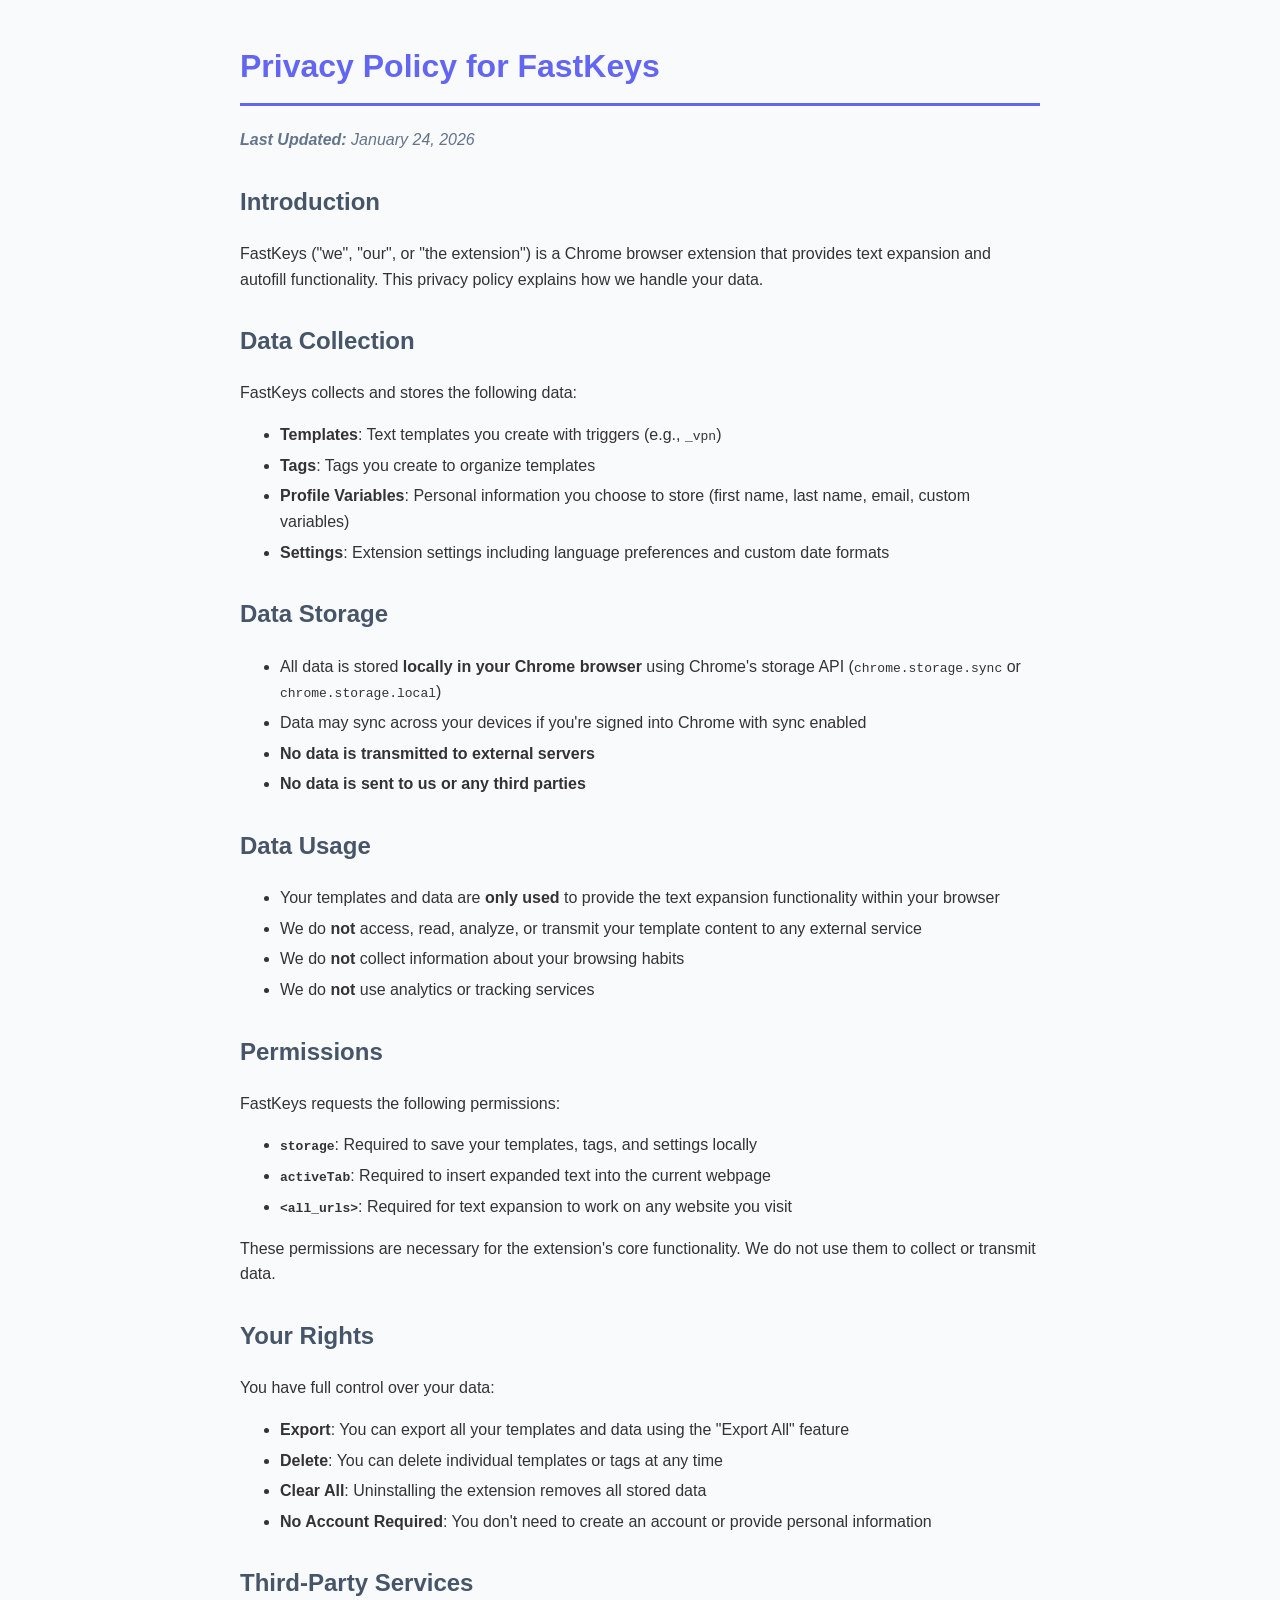
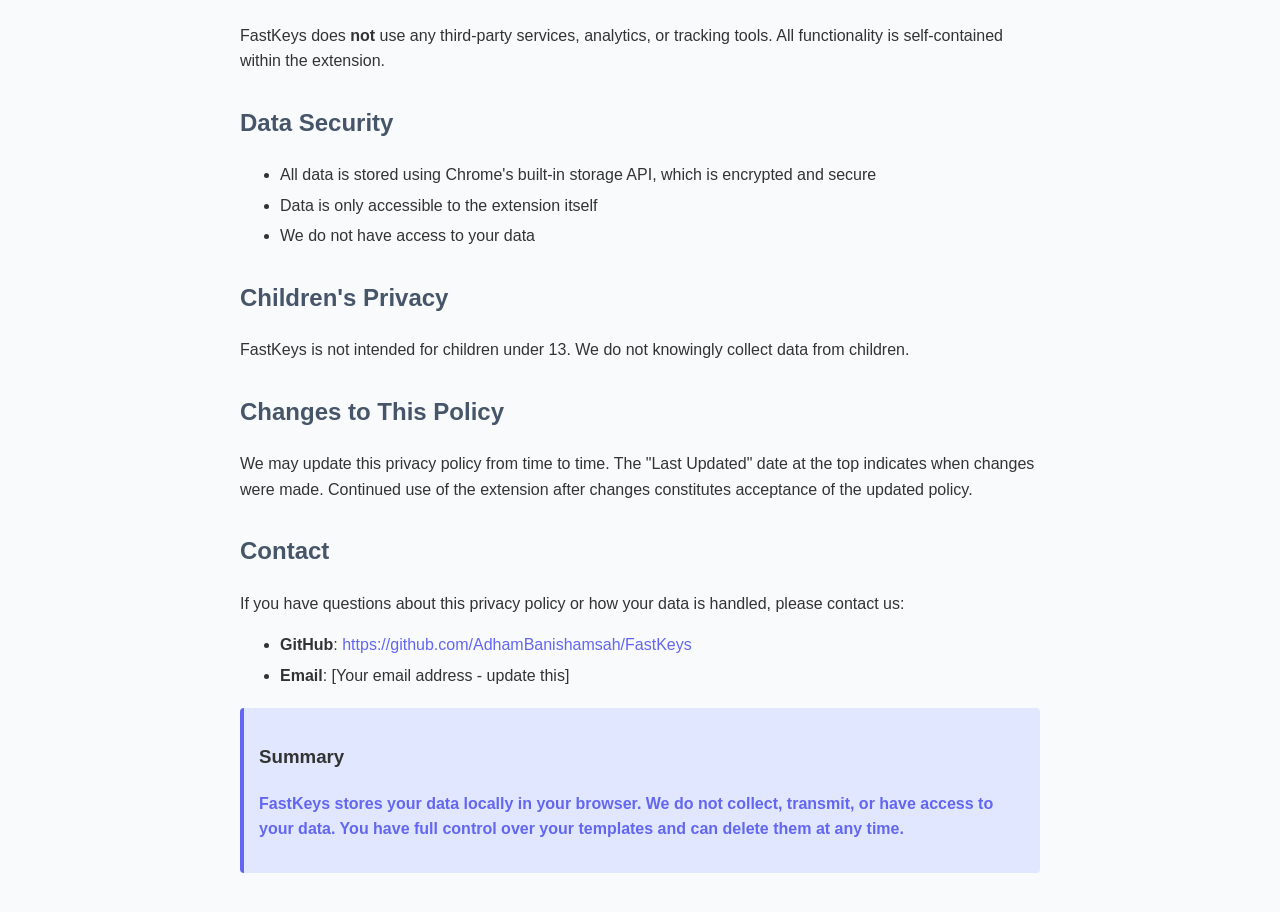
<file: docs/index.html>
<!DOCTYPE html>
<html lang="en">
<head>
    <meta charset="UTF-8">
    <meta name="viewport" content="width=device-width, initial-scale=1.0">
    <title>Privacy Policy - FastKeys</title>
    <style>
        body {
            font-family: -apple-system, BlinkMacSystemFont, 'Segoe UI', 'Inter', Roboto, sans-serif;
            line-height: 1.6;
            max-width: 800px;
            margin: 0 auto;
            padding: 20px;
            color: #333;
            background: #f8fafc;
        }
        h1 {
            color: #6366f1;
            border-bottom: 3px solid #6366f1;
            padding-bottom: 10px;
        }
        h2 {
            color: #475569;
            margin-top: 30px;
        }
        .last-updated {
            color: #64748b;
            font-style: italic;
            margin-bottom: 30px;
        }
        .summary {
            background: #e0e7ff;
            border-left: 4px solid #6366f1;
            padding: 15px;
            margin: 20px 0;
            border-radius: 4px;
        }
        .summary strong {
            color: #6366f1;
        }
        a {
            color: #6366f1;
            text-decoration: none;
        }
        a:hover {
            text-decoration: underline;
        }
        ul {
            margin: 10px 0;
        }
        li {
            margin: 5px 0;
        }
    </style>
</head>
<body>
    <h1>Privacy Policy for FastKeys</h1>
    <p class="last-updated"><strong>Last Updated:</strong> January 24, 2026</p>

    <h2>Introduction</h2>
    <p>FastKeys ("we", "our", or "the extension") is a Chrome browser extension that provides text expansion and autofill functionality. This privacy policy explains how we handle your data.</p>

    <h2>Data Collection</h2>
    <p>FastKeys collects and stores the following data:</p>
    <ul>
        <li><strong>Templates</strong>: Text templates you create with triggers (e.g., <code>_vpn</code>)</li>
        <li><strong>Tags</strong>: Tags you create to organize templates</li>
        <li><strong>Profile Variables</strong>: Personal information you choose to store (first name, last name, email, custom variables)</li>
        <li><strong>Settings</strong>: Extension settings including language preferences and custom date formats</li>
    </ul>

    <h2>Data Storage</h2>
    <ul>
        <li>All data is stored <strong>locally in your Chrome browser</strong> using Chrome's storage API (<code>chrome.storage.sync</code> or <code>chrome.storage.local</code>)</li>
        <li>Data may sync across your devices if you're signed into Chrome with sync enabled</li>
        <li><strong>No data is transmitted to external servers</strong></li>
        <li><strong>No data is sent to us or any third parties</strong></li>
    </ul>

    <h2>Data Usage</h2>
    <ul>
        <li>Your templates and data are <strong>only used</strong> to provide the text expansion functionality within your browser</li>
        <li>We do <strong>not</strong> access, read, analyze, or transmit your template content to any external service</li>
        <li>We do <strong>not</strong> collect information about your browsing habits</li>
        <li>We do <strong>not</strong> use analytics or tracking services</li>
    </ul>

    <h2>Permissions</h2>
    <p>FastKeys requests the following permissions:</p>
    <ul>
        <li><strong><code>storage</code></strong>: Required to save your templates, tags, and settings locally</li>
        <li><strong><code>activeTab</code></strong>: Required to insert expanded text into the current webpage</li>
        <li><strong><code>&lt;all_urls&gt;</code></strong>: Required for text expansion to work on any website you visit</li>
    </ul>
    <p>These permissions are necessary for the extension's core functionality. We do not use them to collect or transmit data.</p>

    <h2>Your Rights</h2>
    <p>You have full control over your data:</p>
    <ul>
        <li><strong>Export</strong>: You can export all your templates and data using the "Export All" feature</li>
        <li><strong>Delete</strong>: You can delete individual templates or tags at any time</li>
        <li><strong>Clear All</strong>: Uninstalling the extension removes all stored data</li>
        <li><strong>No Account Required</strong>: You don't need to create an account or provide personal information</li>
    </ul>

    <h2>Third-Party Services</h2>
    <p>FastKeys does <strong>not</strong> use any third-party services, analytics, or tracking tools. All functionality is self-contained within the extension.</p>

    <h2>Data Security</h2>
    <ul>
        <li>All data is stored using Chrome's built-in storage API, which is encrypted and secure</li>
        <li>Data is only accessible to the extension itself</li>
        <li>We do not have access to your data</li>
    </ul>

    <h2>Children's Privacy</h2>
    <p>FastKeys is not intended for children under 13. We do not knowingly collect data from children.</p>

    <h2>Changes to This Policy</h2>
    <p>We may update this privacy policy from time to time. The "Last Updated" date at the top indicates when changes were made. Continued use of the extension after changes constitutes acceptance of the updated policy.</p>

    <h2>Contact</h2>
    <p>If you have questions about this privacy policy or how your data is handled, please contact us:</p>
    <ul>
        <li><strong>GitHub</strong>: <a href="https://github.com/AdhamBanishamsah/FastKeys" target="_blank">https://github.com/AdhamBanishamsah/FastKeys</a></li>
        <li><strong>Email</strong>: [Your email address - update this]</li>
    </ul>

    <div class="summary">
        <h3>Summary</h3>
        <p><strong>FastKeys stores your data locally in your browser. We do not collect, transmit, or have access to your data. You have full control over your templates and can delete them at any time.</strong></p>
    </div>
</body>
</html>
</file>
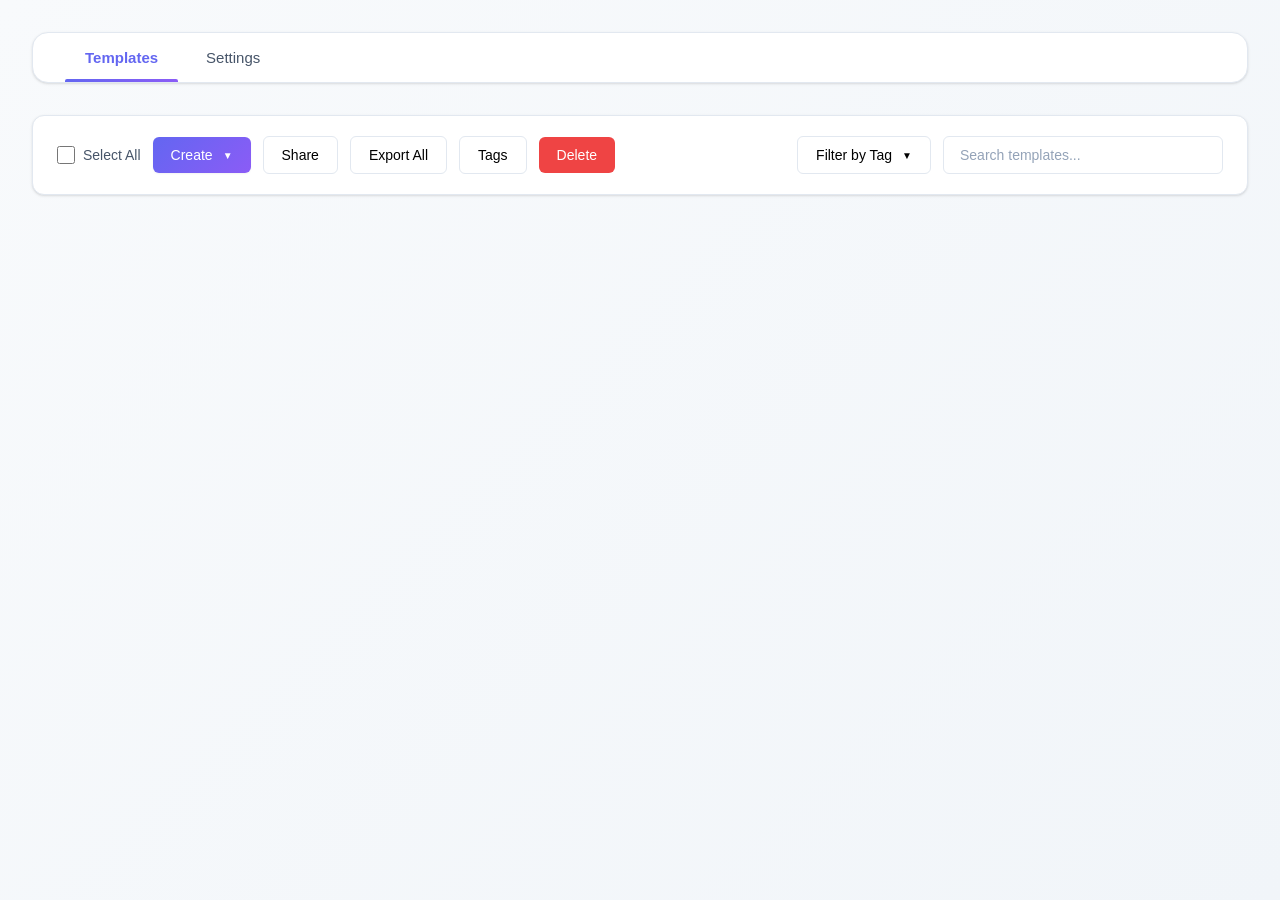
<file: options/options.html>
<!DOCTYPE html>
<html lang="en">
<head>
  <meta charset="UTF-8">
  <meta name="viewport" content="width=device-width, initial-scale=1.0">
  <title>FastKeys - Options</title>
  <link rel="stylesheet" href="options.css">
</head>
<body>
  <div class="container">
    <header class="header">
      <div class="tabs">
        <button class="tab active" data-tab="templates" data-i18n="templates-tab">Templates</button>
        <button class="tab" data-tab="automations" data-i18n="automations-tab">Settings</button>
      </div>
    </header>

    <div id="templates-panel" class="panel active">
      <div class="toolbar">
        <div class="toolbar-left">
          <label class="checkbox-wrapper">
            <input type="checkbox" id="select-all">
            <span data-i18n="select-all-label">Select All</span>
          </label>
          <div class="dropdown-wrapper">
            <button class="btn btn-primary" id="create-btn">
              <span data-i18n="create-btn-text">Create</span> <span class="arrow">▼</span>
            </button>
            <div class="dropdown-menu" id="create-dropdown">
              <a href="#" id="create-new" data-i18n="create-new-text">New Template</a>
              <a href="#" id="import-templates" data-i18n="import-templates-text">Import Templates</a>
            </div>
          </div>
          <button class="btn" id="share-btn" data-i18n="share-btn">Share</button>
          <button class="btn" id="export-all-btn" data-i18n="export-all-btn">Export All</button>
          <button class="btn" id="tags-btn" data-i18n="tags-btn">Tags</button>
          <button class="btn btn-danger" id="delete-btn" data-i18n="delete-btn">Delete</button>
        </div>
        <div class="toolbar-right">
          <div class="dropdown-wrapper">
            <button class="btn" id="filter-tags-btn">
              <span data-i18n="filter-tags-btn">Filter by Tag</span> <span class="arrow">▼</span>
            </button>
            <div class="dropdown-menu" id="filter-tags-dropdown">
              <a href="#" data-tag="all" data-i18n="all-templates-option">All Templates</a>
              <div class="dropdown-divider"></div>
            </div>
          </div>
          <input type="text" id="search-input" placeholder="Search templates..." class="search-input" data-i18n="search-input">
        </div>
      </div>

      <div class="editor-panel">
        <div class="editor-header">
          <div class="editor-header-main">
            <div class="trigger-section">
              <label for="trigger-input" class="editor-label" data-i18n="trigger-label">Trigger</label>
              <input type="text" id="trigger-input" placeholder="e.g., _vpn" class="trigger-input" data-i18n="trigger-input">
            </div>
            <div class="editor-tags-section">
              <label class="editor-label" data-i18n="tags-label">Tags</label>
              <div class="tags-input-group">
                <div id="editor-tags-container" class="editor-tags-container"></div>
                <div class="dropdown-wrapper">
                  <button class="btn btn-small" id="add-tag-btn" data-i18n="add-tag-btn">+ Add Tag</button>
                  <div class="dropdown-menu" id="editor-tag-dropdown">
                    <div class="tag-select-list" id="tag-select-list"></div>
                  </div>
                </div>
              </div>
            </div>
          </div>
          <div class="editor-actions">
            <button class="btn" id="discard-btn" data-i18n="discard-btn">Discard</button>
            <button class="btn btn-success" id="save-btn" data-i18n="save-btn">Save</button>
          </div>
        </div>
        
        <div class="editor-toolbar">
          <div class="toolbar-group">
            <button class="toolbar-btn" data-command="bold" title="Bold"><strong>B</strong></button>
            <button class="toolbar-btn" data-command="italic" title="Italic"><em>I</em></button>
            <button class="toolbar-btn" data-command="underline" title="Underline"><u>U</u></button>
          </div>
          <div class="toolbar-divider"></div>
          <div class="toolbar-group">
            <button class="toolbar-btn" data-command="insertUnorderedList" title="Bullet List">•</button>
            <button class="toolbar-btn" data-command="createLink" title="Link">🔗</button>
          </div>
          <div class="toolbar-divider"></div>
          <div class="toolbar-group">
            <div class="dropdown-wrapper">
              <button class="toolbar-btn" id="insert-variable-btn" data-i18n="insert-variable-btn">Variables</button>
              <div class="dropdown-menu" id="variable-dropdown">
                <div class="dropdown-section">
                  <div class="dropdown-section-title" data-i18n="profile-section-title">Profile</div>
                  <a href="#" data-variable="first_name" data-i18n="first-name-label">First Name</a>
                  <a href="#" data-variable="last_name" data-i18n="last-name-label">Last Name</a>
                  <a href="#" data-variable="email" data-i18n="email-label">Email</a>
                </div>
                <div id="custom-variables-dropdown"></div>
              </div>
            </div>
            <div class="dropdown-wrapper">
              <button class="toolbar-btn" id="insert-date-btn" data-i18n="insert-date-btn">Date</button>
              <div class="dropdown-menu date-dropdown-menu" id="date-dropdown">
                <div class="dropdown-section">
                  <div class="dropdown-section-title" data-i18n="gregorian-title">Gregorian</div>
                  <a href="#" data-format="long">January 22nd, 2026</a>
                  <a href="#" data-format="short">01/22/2026</a>
                  <a href="#" data-format="iso">2026-01-22</a>
                  <a href="#" data-format="weekday_long">Thursday January 22nd, 2026</a>
                  <a href="#" data-format="long_time">January 22nd, 2026, 11:09 am</a>
                  <a href="#" data-format="short_time">01/22/2026 11:09 AM</a>
                  <a href="#" data-format="time_only">11:09 AM</a>
                  <a href="#" data-format="month_year">January 2026</a>
                  <a href="#" data-format="day_month">22 January</a>
                </div>
                <div class="dropdown-divider"></div>
                <div class="dropdown-section">
                  <div class="dropdown-section-title" data-i18n="hijri-title">Hijri (Islamic)</div>
                  <a href="#" data-format="hijri_long">22 Rajab 1447</a>
                  <a href="#" data-format="hijri_short">22/07/1447</a>
                  <a href="#" data-format="hijri_full">22 Rajab 1447 AH</a>
                  <a href="#" data-format="hijri_weekday">Thursday 22 Rajab 1447</a>
                </div>
                <div class="dropdown-divider"></div>
                <div class="dropdown-section" id="custom-date-formats-section">
                  <div class="dropdown-section-title" data-i18n="custom-date-formats-title">Custom</div>
                  <div id="custom-date-formats-dropdown"></div>
                </div>
              </div>
            </div>
          </div>
          <div class="toolbar-divider"></div>
          <div class="toolbar-group">
            <button class="toolbar-btn" id="view-html-btn" data-i18n="view-html-btn">HTML</button>
          </div>
        </div>
        <div class="editor-content" id="editor-content" contenteditable="true" placeholder="Start typing your template..." data-i18n="editor-content"></div>
      </div>

      <div class="templates-list" id="templates-list"></div>
    </div>

    <div id="automations-panel" class="panel">
      <div class="settings-panel">
        <h2>Settings</h2>
        
        <div class="settings-section">
          <h3 data-i18n="about-title">About FastKeys</h3>
          <p class="settings-description" data-i18n="about-text">
            FastKeys v1.0.1<br>
            Text expander and autofill extension with template management.
          </p>
        </div>
        
        <div class="settings-section">
          <h3 data-i18n="theme-title">Color Theme</h3>
          <p class="settings-description" data-i18n="theme-description">Choose the appearance of the extension.</p>
          <div class="settings-form">
            <div class="form-group">
              <label for="theme-select" data-i18n="theme-label">Theme</label>
              <select id="theme-select" class="form-select">
                <option value="light" data-i18n="theme-light">Light</option>
                <option value="dark" data-i18n="theme-dark">Dark</option>
                <option value="system" data-i18n="theme-system">System</option>
              </select>
            </div>
          </div>
        </div>

        <div class="settings-section">
          <h3 data-i18n="language-title">Language & Localization</h3>
          <p class="settings-description" data-i18n="language-description">Select your preferred language for date formatting and interface.</p>
          
          <div class="settings-form">
            <div class="form-group">
              <label for="language-select" data-i18n="language-label">Language</label>
              <select id="language-select" class="form-select">
                <option value="en">English</option>
                <option value="no">Norwegian (Norsk)</option>
                <option value="es">Spanish (Español)</option>
                <option value="fr">French (Français)</option>
                <option value="de">German (Deutsch)</option>
                <option value="it">Italian (Italiano)</option>
                <option value="pt">Portuguese (Português)</option>
                <option value="nl">Dutch (Nederlands)</option>
                <option value="sv">Swedish (Svenska)</option>
                <option value="da">Danish (Dansk)</option>
                <option value="ar">Arabic (العربية)</option>
              </select>
            </div>
          </div>
        </div>
        
        <div class="settings-section">
          <h3 data-i18n="profile-title">Profile Variables</h3>
          <p class="settings-description" data-i18n="profile-description">Edit your profile information that will be used to fill template variables. You can add custom variables as needed.</p>
          
          <div class="settings-form">
            <div class="form-group">
              <label for="profile-first-name" data-i18n="first-name-label">First Name</label>
              <input type="text" id="profile-first-name" placeholder="Enter your first name" data-i18n="first-name-placeholder">
            </div>
            
            <div class="form-group">
              <label for="profile-last-name" data-i18n="last-name-label">Last Name</label>
              <input type="text" id="profile-last-name" placeholder="Enter your last name" data-i18n="last-name-placeholder">
            </div>
            
            <div class="form-group">
              <label for="profile-email" data-i18n="email-label">Email</label>
              <input type="email" id="profile-email" placeholder="Enter your email" data-i18n="email-placeholder">
            </div>
            
            <div id="custom-variables-container"></div>
            
            <div class="form-group">
              <button class="btn" id="add-variable-btn" data-i18n="add-variable-btn">+ Add Custom Variable</button>
            </div>
            
            <button class="btn btn-success" id="save-profile-btn" data-i18n="save-profile-btn">Save Profile</button>
          </div>
        </div>

        <div class="settings-section">
          <h3 data-i18n="custom-date-formats-title">Custom Date Formats</h3>
          <p class="settings-description" data-i18n="custom-date-formats-description">Create your own date combinations using tokens (e.g. %Y-%m-%d %H:%M). Use in templates via Date → your format.</p>
          <div id="custom-date-formats-container"></div>
          <div class="form-group" style="margin-top: 12px;">
            <button class="btn" id="add-date-format-btn" data-i18n="add-custom-date-format-btn">+ Add Custom Date Format</button>
          </div>
        </div>
      </div>
    </div>
  </div>

  <!-- Tags Dropdown -->
  <div class="tags-dropdown" id="tags-dropdown">
    <div class="tags-list" id="tags-list"></div>
    <div class="tags-footer">
      <button class="btn btn-primary" id="create-tag-btn" data-i18n="create-tag-btn">Create New</button>
    </div>
  </div>

  <!-- HTML View Modal -->
  <div class="modal" id="html-modal">
    <div class="modal-content">
      <h3 data-i18n="html-modal-title">Edit HTML</h3>
      <textarea id="html-editor" rows="15"></textarea>
      <div class="modal-actions">
        <button class="btn btn-success" id="save-html-btn" data-i18n="save-html-btn">Save</button>
        <button class="btn" id="cancel-html-btn" data-i18n="cancel-html-btn">Cancel</button>
      </div>
    </div>
  </div>

  <!-- Create Tag Modal -->
  <div class="modal" id="tag-modal">
    <div class="modal-content">
      <h3 id="tag-modal-title" data-i18n="tag-modal-title">Create Tag</h3>
      <input type="text" id="tag-name-input" placeholder="Tag name" data-i18n="tag-name-placeholder">
      <div class="modal-actions">
        <button class="btn btn-success" id="save-tag-btn" data-i18n="save-tag-btn">Save</button>
        <button class="btn" id="cancel-tag-btn" data-i18n="cancel-tag-btn">Cancel</button>
      </div>
    </div>
  </div>

  <!-- Custom Date Format Modal -->
  <div class="modal" id="date-format-modal">
    <div class="modal-content">
      <h3 id="date-format-modal-title" data-i18n="date-format-modal-title">Add Custom Date Format</h3>
      <div class="form-group">
        <label for="date-format-name-input" data-i18n="date-format-name-label">Name</label>
        <input type="text" id="date-format-name-input" placeholder="e.g. my_date" data-i18n="date-format-name-placeholder">
      </div>
      <div class="form-group">
        <label for="date-format-template-input" data-i18n="date-format-template-label">Format (tokens: %Y %m %d %H %M %S %B %A %p)</label>
        <input type="text" id="date-format-template-input" placeholder="%Y-%m-%d %H:%M" data-i18n="date-format-template-placeholder">
      </div>
      <div class="modal-actions">
        <button class="btn btn-success" id="save-date-format-btn" data-i18n="save-tag-btn">Save</button>
        <button class="btn" id="cancel-date-format-btn" data-i18n="cancel-tag-btn">Cancel</button>
      </div>
    </div>
  </div>

  <script type="module" src="options.js"></script>
</body>
</html>
</file>
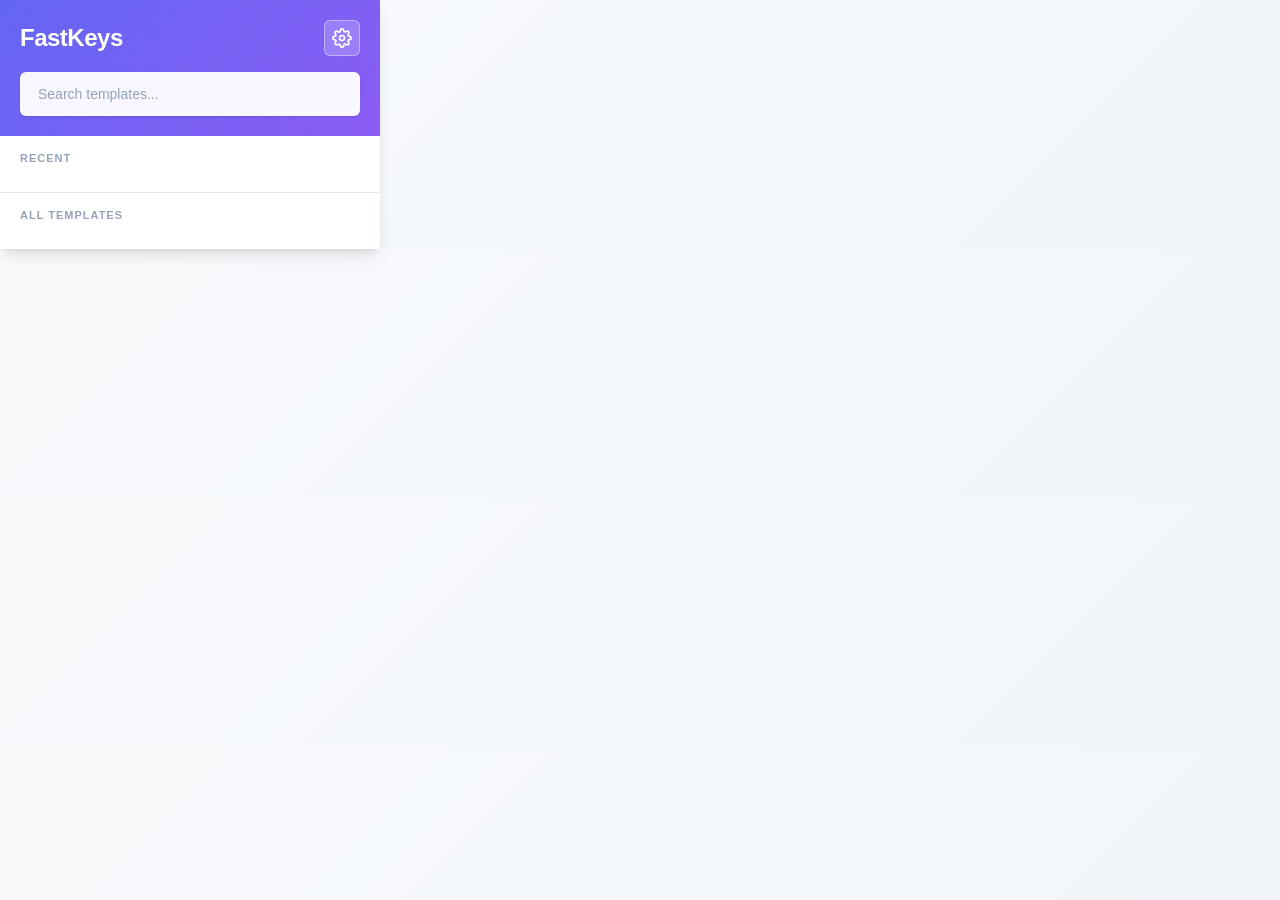
<file: popup/popup.html>
<!DOCTYPE html>
<html lang="en">
<head>
  <meta charset="UTF-8">
  <meta name="viewport" content="width=device-width, initial-scale=1.0">
  <title>FastKeys</title>
  <link rel="stylesheet" href="popup.css">
</head>
<body>
  <div class="popup-container">
    <div class="popup-header">
      <div class="popup-header-row">
        <h2 data-i18n="fastKeys">FastKeys</h2>
        <button type="button" id="popup-settings-btn" class="popup-settings-btn" aria-label="Open Settings" title="Open Settings" tabindex="0">
          <svg class="popup-settings-icon" xmlns="http://www.w3.org/2000/svg" width="20" height="20" viewBox="0 0 24 24" fill="none" stroke="currentColor" stroke-width="2" stroke-linecap="round" stroke-linejoin="round" aria-hidden="true">
            <circle cx="12" cy="12" r="3"></circle>
            <path d="M19.4 15a1.65 1.65 0 0 0 .33 1.82l.06.06a2 2 0 0 1 0 2.83 2 2 0 0 1-2.83 0l-.06-.06a1.65 1.65 0 0 0-1.82-.33 1.65 1.65 0 0 0-1 1.51V21a2 2 0 0 1-2 2 2 2 0 0 1-2-2v-.09A1.65 1.65 0 0 0 9 19.4a1.65 1.65 0 0 0-1.82.33l-.06.06a2 2 0 0 1-2.83 0 2 2 0 0 1 0-2.83l.06-.06a1.65 1.65 0 0 0 .33-1.82 1.65 1.65 0 0 0-1.51-1H3a2 2 0 0 1-2-2 2 2 0 0 1 2-2h.09A1.65 1.65 0 0 0 4.6 9a1.65 1.65 0 0 0-.33-1.82l-.06-.06a2 2 0 0 1 0-2.83 2 2 0 0 1 2.83 0l.06.06a1.65 1.65 0 0 0 1.82.33H9a1.65 1.65 0 0 0 1-1.51V3a2 2 0 0 1 2-2 2 2 0 0 1 2 2v.09a1.65 1.65 0 0 0 1 1.51 1.65 1.65 0 0 0 1.82-.33l.06-.06a2 2 0 0 1 2.83 0 2 2 0 0 1 0 2.83l-.06.06a1.65 1.65 0 0 0-.33 1.82V9a1.65 1.65 0 0 0 1.51 1H21a2 2 0 0 1 2 2 2 2 0 0 1-2 2h-.09a1.65 1.65 0 0 0-1.51 1z"></path>
          </svg>
        </button>
      </div>
      <input type="text" id="popup-search" placeholder="Search templates..." class="search-input" data-i18n="search-input">
    </div>
    <div class="popup-content">
      <div id="recent-section" class="section">
        <h3 data-i18n="recent">Recent</h3>
        <div id="recent-templates" class="templates-list"></div>
      </div>
      <div id="all-section" class="section">
        <h3 data-i18n="allTemplatesPopup">All Templates</h3>
        <div id="all-templates" class="templates-list"></div>
      </div>
    </div>
  </div>
  <script type="module" src="popup.js"></script>
</body>
</html>
</file>
<file: options/options.css>
* {
  margin: 0;
  padding: 0;
  box-sizing: border-box;
}

:root {
  /* Modern Color Palette */
  --primary: #6366f1;
  --primary-hover: #4f46e5;
  --primary-light: #e0e7ff;
  --secondary: #8b5cf6;
  --success: #10b981;
  --success-hover: #059669;
  --danger: #ef4444;
  --danger-hover: #dc2626;
  --warning: #f59e0b;
  
  /* Neutral Colors */
  --bg-primary: #ffffff;
  --bg-secondary: #f8fafc;
  --bg-tertiary: #f1f5f9;
  --border: #e2e8f0;
  --border-hover: #cbd5e1;
  
  /* Text Colors */
  --text-primary: #0f172a;
  --text-secondary: #475569;
  --text-tertiary: #94a3b8;
  --text-inverse: #ffffff;
  
  /* Shadows */
  --shadow-sm: 0 1px 2px 0 rgba(0, 0, 0, 0.05);
  --shadow: 0 1px 3px 0 rgba(0, 0, 0, 0.1), 0 1px 2px -1px rgba(0, 0, 0, 0.1);
  --shadow-md: 0 4px 6px -1px rgba(0, 0, 0, 0.1), 0 2px 4px -2px rgba(0, 0, 0, 0.1);
  --shadow-lg: 0 10px 15px -3px rgba(0, 0, 0, 0.1), 0 4px 6px -4px rgba(0, 0, 0, 0.1);
  
  /* Spacing */
  --radius-sm: 6px;
  --radius: 8px;
  --radius-md: 12px;
  --radius-lg: 16px;
  
  /* Transitions */
  --transition: all 0.2s cubic-bezier(0.4, 0, 0.2, 1);
}

/* Dark theme */
[data-theme="dark"] {
  --bg-primary: #1e293b;
  --bg-secondary: #334155;
  --bg-tertiary: #475569;
  --border: #475569;
  --border-hover: #64748b;
  --text-primary: #f1f5f9;
  --text-secondary: #cbd5e1;
  --text-tertiary: #94a3b8;
  --primary-light: #3730a3;
  --shadow-sm: 0 1px 2px 0 rgba(0, 0, 0, 0.3);
  --shadow: 0 1px 3px 0 rgba(0, 0, 0, 0.3), 0 1px 2px -1px rgba(0, 0, 0, 0.3);
  --shadow-md: 0 4px 6px -1px rgba(0, 0, 0, 0.3), 0 2px 4px -2px rgba(0, 0, 0, 0.3);
  --shadow-lg: 0 10px 15px -3px rgba(0, 0, 0, 0.3), 0 4px 6px -4px rgba(0, 0, 0, 0.3);
}

[data-theme="dark"] body {
  background: linear-gradient(135deg, #0f172a 0%, #1e293b 100%);
}

[data-theme="dark"] .btn:not(.btn-primary):not(.btn-success):not(.btn-danger) {
  color: var(--text-primary);
}

[data-theme="dark"] .toolbar-btn {
  color: var(--text-primary);
}

[data-theme="dark"] .form-select,
[data-theme="dark"] .form-control,
[data-theme="dark"] input[type="text"],
[data-theme="dark"] input[type="email"],
[data-theme="dark"] textarea,
[data-theme="dark"] .search-input {
  color: var(--text-primary);
  background: var(--bg-secondary);
}

[data-theme="dark"] .trigger-input,
[data-theme="dark"] .editor-content {
  color: var(--text-primary);
  background: var(--bg-secondary);
}

[data-theme="dark"] .editor-panel {
  background: linear-gradient(135deg, #312e81 0%, #4c1d95 100%);
  border-color: rgba(129, 140, 248, 0.3);
}

[data-theme="dark"] .editor-toolbar {
  background: rgba(30, 41, 59, 0.85);
  border-color: rgba(129, 140, 248, 0.25);
}

[data-theme="dark"] .tags-input-group {
  background: rgba(30, 41, 59, 0.7);
  border-color: rgba(129, 140, 248, 0.25);
}

[data-theme="dark"] .editor-content .variable-chip {
  background: linear-gradient(135deg, #3730a3, #581c87);
  color: #e0e7ff;
  border-color: rgba(129, 140, 248, 0.4);
}

body {
  font-family: -apple-system, BlinkMacSystemFont, 'Segoe UI', 'Inter', Roboto, sans-serif;
  background: linear-gradient(135deg, #f8fafc 0%, #f1f5f9 100%);
  color: var(--text-primary);
  line-height: 1.6;
  min-height: 100vh;
}

/* RTL Support for Arabic */
[dir="rtl"] {
  direction: rtl;
}

[dir="rtl"] .toolbar-left,
[dir="rtl"] .toolbar-right {
  flex-direction: row-reverse;
}

[dir="rtl"] .editor-header {
  flex-direction: row-reverse;
}

[dir="rtl"] .editor-actions {
  flex-direction: row-reverse;
}

[dir="rtl"] .template-checkbox {
  left: 16px;
  right: auto;
}

[dir="rtl"] .dropdown-menu {
  right: 0;
  left: auto;
}

.container {
  max-width: 1400px;
  margin: 0 auto;
  padding: 32px;
}

/* Header & Tabs */
.header {
  background: var(--bg-primary);
  border-radius: var(--radius-lg);
  padding: 0 32px;
  margin-bottom: 32px;
  box-shadow: var(--shadow);
  border: 1px solid var(--border);
}

.tabs {
  display: flex;
  gap: 8px;
}

.tab {
  background: none;
  border: none;
  padding: 16px 20px;
  font-size: 15px;
  font-weight: 500;
  cursor: pointer;
  color: var(--text-secondary);
  position: relative;
  transition: var(--transition);
  border-radius: var(--radius-sm) var(--radius-sm) 0 0;
}

.tab:hover {
  color: var(--text-primary);
  background: var(--bg-secondary);
}

.tab.active {
  color: var(--primary);
  font-weight: 600;
}

.tab.active::after {
  content: '';
  position: absolute;
  bottom: 0;
  left: 0;
  right: 0;
  height: 3px;
  background: linear-gradient(90deg, var(--primary), var(--secondary));
  border-radius: 2px 2px 0 0;
}

.panel {
  display: none;
  animation: fadeIn 0.3s ease-in-out;
}

.panel.active {
  display: block;
}

@keyframes fadeIn {
  from {
    opacity: 0;
    transform: translateY(8px);
  }
  to {
    opacity: 1;
    transform: translateY(0);
  }
}

/* Toolbar */
.toolbar {
  display: flex;
  justify-content: space-between;
  align-items: center;
  background: var(--bg-primary);
  padding: 20px 24px;
  border-radius: var(--radius-md);
  margin-bottom: 32px;
  box-shadow: var(--shadow);
  border: 1px solid var(--border);
  flex-wrap: wrap;
  gap: 16px;
}

.toolbar-left,
.toolbar-right {
  display: flex;
  align-items: center;
  gap: 12px;
  flex-wrap: wrap;
}

.checkbox-wrapper {
  display: flex;
  align-items: center;
  gap: 8px;
  cursor: pointer;
  font-size: 14px;
  color: var(--text-secondary);
  transition: var(--transition);
}

.checkbox-wrapper:hover {
  color: var(--text-primary);
}

.checkbox-wrapper input[type="checkbox"] {
  cursor: pointer;
  width: 18px;
  height: 18px;
  accent-color: var(--primary);
}

/* Buttons */
.btn {
  padding: 10px 18px;
  border: 1px solid var(--border);
  background: var(--bg-primary);
  border-radius: var(--radius-sm);
  cursor: pointer;
  font-size: 14px;
  font-weight: 500;
  transition: var(--transition);
  display: inline-flex;
  align-items: center;
  gap: 6px;
  white-space: nowrap;
}

.btn:hover {
  background: var(--bg-secondary);
  border-color: var(--border-hover);
  transform: translateY(-1px);
  box-shadow: var(--shadow-sm);
}

.btn-primary {
  background: linear-gradient(135deg, var(--primary), var(--secondary));
  color: var(--text-inverse);
  border: none;
  box-shadow: var(--shadow-sm);
}

.btn-primary:hover {
  background: linear-gradient(135deg, var(--primary-hover), #7c3aed);
  box-shadow: var(--shadow);
  transform: translateY(-2px);
}

.btn-success {
  background: var(--success);
  color: var(--text-inverse);
  border: none;
}

.btn-success:hover {
  background: var(--success-hover);
  box-shadow: var(--shadow);
}

.btn-danger {
  background: var(--danger);
  color: var(--text-inverse);
  border: none;
}

.btn-danger:hover {
  background: var(--danger-hover);
  box-shadow: var(--shadow);
}

.btn-small {
  padding: 5px 12px;
  font-size: 12px;
  height: 28px;
}

/* Search Input */
.search-input {
  padding: 10px 16px;
  border: 1px solid var(--border);
  border-radius: var(--radius-sm);
  font-size: 14px;
  width: 280px;
  background: var(--bg-primary);
  transition: var(--transition);
}

.search-input:focus {
  outline: none;
  border-color: var(--primary);
  box-shadow: 0 0 0 3px var(--primary-light);
  background: var(--bg-primary);
}

.search-input::placeholder {
  color: var(--text-tertiary);
}

/* Dropdowns */
.dropdown-wrapper {
  position: relative;
  z-index: 1001;
}

.dropdown-menu {
  display: none;
  position: absolute;
  top: calc(100% + 4px);
  left: 0;
  background: var(--bg-primary);
  border: 1px solid var(--border);
  border-radius: var(--radius);
  box-shadow: var(--shadow-lg);
  z-index: 1000;
  min-width: 200px;
  overflow: hidden;
  animation: slideDown 0.2s ease-out;
}

@keyframes slideDown {
  from {
    opacity: 0;
    transform: translateY(-8px);
  }
  to {
    opacity: 1;
    transform: translateY(0);
  }
}

.dropdown-menu.show {
  display: block;
}

.dropdown-menu a {
  display: block;
  padding: 10px 16px;
  color: var(--text-primary);
  text-decoration: none;
  font-size: 14px;
  transition: var(--transition);
}

.dropdown-menu a:hover {
  background: var(--bg-secondary);
  color: var(--primary);
}

.dropdown-divider {
  height: 1px;
  background: var(--border);
  margin: 6px 0;
}

.dropdown-section {
  padding: 4px 0;
}

.dropdown-section-title {
  padding: 8px 16px 6px;
  font-size: 11px;
  font-weight: 700;
  color: var(--text-tertiary);
  text-transform: uppercase;
  letter-spacing: 0.5px;
}

.dropdown-section:not(:first-child) {
  margin-top: 4px;
}

#custom-variables-dropdown {
  padding: 4px 0;
}

#custom-variables-dropdown:not(:empty)::before {
  content: 'Custom';
  display: block;
  padding: 8px 16px 6px;
  font-size: 11px;
  font-weight: 700;
  color: var(--text-tertiary);
  text-transform: uppercase;
  letter-spacing: 0.5px;
}

.date-dropdown-menu {
  min-width: 240px;
  max-height: 400px;
  overflow-y: auto;
}

#custom-date-formats-dropdown {
  padding: 4px 0;
}

#custom-date-formats-dropdown a {
  display: block;
  padding: 10px 16px;
  color: var(--text-primary);
  text-decoration: none;
  font-size: 14px;
  transition: var(--transition);
}

#custom-date-formats-dropdown a:hover {
  background: var(--bg-secondary);
  color: var(--primary);
}

/* Custom date formats list (Settings) */
.custom-date-format-row {
  display: flex;
  flex-wrap: wrap;
  align-items: center;
  gap: 12px;
  padding: 10px 12px;
  background: var(--bg-secondary);
  border-radius: var(--radius-sm);
  margin-bottom: 8px;
  border: 1px solid var(--border);
}

.custom-date-format-name {
  font-weight: 600;
  color: var(--text-primary);
  min-width: 100px;
}

.custom-date-format-template {
  font-size: 13px;
  padding: 4px 8px;
  background: var(--bg-tertiary);
  border-radius: var(--radius-sm);
  color: var(--text-secondary);
  flex: 1;
  min-width: 120px;
}

.custom-date-format-preview {
  font-size: 13px;
  color: var(--text-secondary);
  flex: 1;
  min-width: 140px;
}

.custom-date-format-row .edit-date-format-btn,
.custom-date-format-row .remove-date-format-btn {
  flex-shrink: 0;
}

.arrow {
  font-size: 10px;
  margin-left: 4px;
  transition: var(--transition);
}

.dropdown-wrapper:hover .arrow,
.dropdown-menu.show ~ .arrow {
  transform: rotate(180deg);
}

/* Editor Panel */
.editor-panel {
  background: linear-gradient(135deg, #e0e7ff 0%, #ddd6fe 100%);
  border-radius: var(--radius-lg);
  padding: 32px;
  margin-bottom: 32px;
  box-shadow: var(--shadow-md);
  border: 1px solid rgba(99, 102, 241, 0.2);
  display: none;
}

.editor-panel.active {
  display: block;
}

.editor-header {
  display: flex;
  justify-content: space-between;
  align-items: flex-start;
  margin-bottom: 24px;
  gap: 20px;
  flex-wrap: wrap;
}

.editor-header-main {
  display: flex;
  gap: 20px;
  flex: 1;
  flex-wrap: wrap;
  align-items: flex-start;
}

.trigger-section {
  flex: 1;
  min-width: 200px;
  max-width: 300px;
}

.editor-label {
  display: block;
  font-size: 11px;
  font-weight: 600;
  color: var(--text-secondary);
  text-transform: uppercase;
  letter-spacing: 0.5px;
  margin-bottom: 6px;
}

.trigger-input {
  padding: 10px 14px;
  border: 2px solid rgba(99, 102, 241, 0.3);
  border-radius: var(--radius-sm);
  font-size: 14px;
  font-weight: 500;
  width: 100%;
  background: var(--bg-primary);
  transition: var(--transition);
}

.trigger-input:focus {
  outline: none;
  border-color: var(--primary);
  box-shadow: 0 0 0 4px var(--primary-light);
}

.trigger-input::placeholder {
  color: var(--text-tertiary);
}

.editor-actions {
  display: flex;
  gap: 10px;
  align-items: flex-start;
  padding-top: 24px;
}

.editor-tags-section {
  flex: 1;
  min-width: 200px;
  max-width: 400px;
}

.tags-input-group {
  display: flex;
  align-items: center;
  gap: 8px;
  flex-wrap: wrap;
  min-height: 40px;
  padding: 8px 12px;
  background: rgba(255, 255, 255, 0.85);
  border-radius: var(--radius-sm);
  backdrop-filter: blur(10px);
  border: 1px solid rgba(99, 102, 241, 0.15);
}

.editor-tags-section .editor-label {
  margin-bottom: 6px;
  font-size: 11px;
}

.editor-tags-container {
  display: flex;
  gap: 6px;
  flex-wrap: wrap;
  flex: 1;
  min-height: 24px;
  align-items: center;
}

.editor-tag-chip {
  display: inline-flex;
  align-items: center;
  gap: 4px;
  background: linear-gradient(135deg, var(--primary), var(--secondary));
  color: var(--text-inverse);
  padding: 4px 10px;
  border-radius: 16px;
  font-size: 11px;
  font-weight: 600;
  box-shadow: var(--shadow-sm);
  height: 24px;
}

.editor-tag-chip .remove-tag {
  cursor: pointer;
  font-weight: bold;
  opacity: 0.9;
  transition: var(--transition);
}

.editor-tag-chip .remove-tag:hover {
  opacity: 1;
  transform: scale(1.1);
}

/* Editor Toolbar */
.editor-toolbar {
  display: flex;
  gap: 0;
  padding: 16px;
  background: rgba(255, 255, 255, 0.95);
  border-radius: var(--radius);
  margin-bottom: 28px;
  flex-wrap: wrap;
  align-items: center;
  backdrop-filter: blur(10px);
  box-shadow: var(--shadow-sm);
  border: 1px solid rgba(99, 102, 241, 0.15);
  position: relative;
  z-index: 10;
}

.toolbar-group {
  display: flex;
  gap: 4px;
  align-items: center;
}

.toolbar-divider {
  width: 1px;
  height: 24px;
  background: var(--border);
  margin: 0 8px;
}

.toolbar-btn {
  padding: 10px 16px;
  border: 1px solid var(--border);
  background: var(--bg-primary);
  border-radius: var(--radius-sm);
  cursor: pointer;
  font-size: 14px;
  font-weight: 600;
  height: 40px;
  display: inline-flex;
  align-items: center;
  justify-content: center;
  transition: var(--transition);
  min-width: 40px;
  color: var(--text-primary);
}

.toolbar-btn:hover {
  background: var(--bg-secondary);
  border-color: var(--primary);
  color: var(--primary);
  transform: translateY(-1px);
  box-shadow: var(--shadow-sm);
}

.toolbar-btn:active {
  transform: translateY(0);
}

/* Editor Content */
.editor-content {
  min-height: 280px;
  padding: 28px;
  background: var(--bg-primary);
  border: 2px solid rgba(99, 102, 241, 0.2);
  border-radius: var(--radius);
  outline: none;
  font-size: 15px;
  line-height: 1.8;
  transition: var(--transition);
  box-shadow: inset 0 2px 4px rgba(0, 0, 0, 0.05);
  position: relative;
  z-index: 1;
}

.editor-content:focus {
  border-color: var(--primary);
  box-shadow: 0 0 0 4px var(--primary-light), inset 0 2px 4px rgba(0, 0, 0, 0.05);
}

.editor-content:empty::before {
  content: attr(placeholder);
  color: var(--text-tertiary);
  pointer-events: none;
}

.editor-content .variable-chip {
  display: inline-block;
  background: linear-gradient(135deg, var(--primary-light), #e9d5ff);
  color: var(--primary);
  padding: 3px 8px;
  border-radius: 6px;
  font-weight: 600;
  font-size: 13px;
  border: 1px solid rgba(99, 102, 241, 0.3);
}

/* Templates List */
.templates-list {
  display: grid;
  grid-template-columns: repeat(auto-fill, minmax(320px, 1fr));
  gap: 20px;
}

.template-card {
  display: flex;
  flex-direction: column;
  gap: 14px;
  background: var(--bg-primary);
  padding: 24px;
  border-radius: var(--radius-md);
  box-shadow: var(--shadow);
  border: 2px solid var(--border);
  cursor: pointer;
  transition: var(--transition);
  position: relative;
  overflow: hidden;
}

.template-card::before {
  content: '';
  position: absolute;
  top: 0;
  left: 0;
  right: 0;
  height: 4px;
  background: linear-gradient(90deg, var(--primary), var(--secondary));
  transform: scaleX(0);
  transition: var(--transition);
}

.template-card:hover {
  box-shadow: var(--shadow-lg);
  transform: translateY(-2px);
  border-color: var(--primary);
}

.template-card:hover::before {
  transform: scaleX(1);
}

.template-card.selected {
  background: var(--primary-light);
  border-color: var(--primary);
  box-shadow: var(--shadow-md);
}

.template-card.selected::before {
  transform: scaleX(1);
}

.template-checkbox {
  position: absolute;
  top: 16px;
  right: 16px;
  width: 20px;
  height: 20px;
  accent-color: var(--primary);
  cursor: pointer;
}

.template-trigger {
  display: inline-block;
  background: linear-gradient(135deg, var(--primary), var(--secondary));
  color: var(--text-inverse);
  padding: 6px 14px;
  border-radius: 20px;
  font-size: 12px;
  font-weight: 700;
  letter-spacing: 0.5px;
  box-shadow: var(--shadow-sm);
  align-self: flex-start;
  margin-bottom: 12px;
}

.template-preview {
  background: var(--bg-secondary);
  padding: 14px;
  border-radius: var(--radius-sm);
  font-size: 14px;
  line-height: 1.6;
  color: var(--text-secondary);
  min-height: 60px;
  border: 1px solid var(--border);
  margin-bottom: 12px;
}

.template-tags {
  display: flex;
  gap: 8px;
  flex-wrap: wrap;
  margin-top: 4px;
}

.template-tag {
  display: inline-block;
  background: var(--bg-tertiary);
  color: var(--text-secondary);
  padding: 4px 10px;
  border-radius: 12px;
  font-size: 11px;
  font-weight: 500;
  border: 1px solid var(--border);
}

/* Tags Dropdown */
.tags-dropdown {
  display: none;
  position: fixed;
  background: var(--bg-primary);
  border: 1px solid var(--border);
  border-radius: var(--radius-md);
  box-shadow: var(--shadow-lg);
  z-index: 10000;
  min-width: 280px;
  max-height: 400px;
  overflow: hidden;
}

.tags-dropdown.show {
  display: block;
  animation: slideDown 0.2s ease-out;
}

.tags-list {
  padding: 8px;
  max-height: 320px;
  overflow-y: auto;
}

.tag-item {
  display: flex;
  align-items: center;
  justify-content: space-between;
  padding: 10px 14px;
  border-radius: var(--radius-sm);
  margin-bottom: 4px;
  transition: var(--transition);
}

.tag-item:hover {
  background: var(--bg-secondary);
}

.tag-item-name {
  flex: 1;
  font-size: 14px;
  font-weight: 500;
  color: var(--text-primary);
}

.tag-item-actions {
  display: flex;
  gap: 8px;
}

.tag-item-actions button {
  background: none;
  border: none;
  cursor: pointer;
  padding: 4px 8px;
  font-size: 14px;
  color: var(--text-secondary);
  border-radius: var(--radius-sm);
  transition: var(--transition);
}

.tag-item-actions button:hover {
  background: var(--bg-tertiary);
  color: var(--text-primary);
}

.tags-footer {
  padding: 12px;
  border-top: 1px solid var(--border);
  background: var(--bg-secondary);
}

/* Editor Tag Dropdown – open upward to avoid covering formatting toolbar */
#editor-tag-dropdown {
  top: auto;
  bottom: calc(100% + 4px);
  left: 0;
  min-width: 200px;
  animation: slideUpDropdown 0.2s ease-out;
}

@keyframes slideUpDropdown {
  from {
    opacity: 0;
    transform: translateY(8px);
  }
  to {
    opacity: 1;
    transform: translateY(0);
  }
}

/* Tag Select List */
.tag-select-list {
  padding: 8px;
  max-height: 240px;
  overflow-y: auto;
}

.tag-select-item {
  display: flex;
  align-items: center;
  gap: 10px;
  padding: 10px 14px;
  cursor: pointer;
  border-radius: var(--radius-sm);
  transition: var(--transition);
}

.tag-select-item:hover {
  background: var(--bg-secondary);
}

.tag-select-item.selected {
  background: var(--primary-light);
  color: var(--primary);
}

.tag-select-item input[type="checkbox"] {
  cursor: pointer;
  width: 18px;
  height: 18px;
  accent-color: var(--primary);
}

.tag-select-item span {
  flex: 1;
  font-size: 14px;
  font-weight: 500;
}

/* Modals */
.modal {
  display: none;
  position: fixed;
  top: 0;
  left: 0;
  right: 0;
  bottom: 0;
  background: rgba(15, 23, 42, 0.6);
  backdrop-filter: blur(4px);
  z-index: 1000;
  align-items: center;
  justify-content: center;
  animation: fadeIn 0.2s ease-out;
}

.modal.show {
  display: flex;
}

.modal-content {
  background: var(--bg-primary);
  padding: 32px;
  border-radius: var(--radius-lg);
  min-width: 520px;
  max-width: 90%;
  box-shadow: var(--shadow-lg);
  border: 1px solid var(--border);
  animation: slideUp 0.3s ease-out;
}

@keyframes slideUp {
  from {
    opacity: 0;
    transform: translateY(20px);
  }
  to {
    opacity: 1;
    transform: translateY(0);
  }
}

.modal-content h3 {
  margin-bottom: 20px;
  font-size: 20px;
  font-weight: 700;
  color: var(--text-primary);
}

.modal-content textarea,
.modal-content input[type="text"] {
  width: 100%;
  padding: 12px 16px;
  border: 2px solid var(--border);
  border-radius: var(--radius-sm);
  font-size: 14px;
  font-family: 'SF Mono', 'Monaco', 'Cascadia Code', monospace;
  margin-bottom: 20px;
  transition: var(--transition);
  background: var(--bg-primary);
}

.modal-content textarea:focus,
.modal-content input[type="text"]:focus {
  outline: none;
  border-color: var(--primary);
  box-shadow: 0 0 0 3px var(--primary-light);
}

.modal-actions {
  display: flex;
  gap: 10px;
  justify-content: flex-end;
}

/* Settings Panel */
.settings-panel {
  background: var(--bg-primary);
  padding: 32px;
  border-radius: var(--radius-lg);
  box-shadow: var(--shadow);
  border: 1px solid var(--border);
}

.settings-panel h2 {
  margin-bottom: 32px;
  font-size: 28px;
  font-weight: 700;
  color: var(--text-primary);
  background: linear-gradient(135deg, var(--primary), var(--secondary));
  -webkit-background-clip: text;
  -webkit-text-fill-color: transparent;
  background-clip: text;
}

.settings-section {
  margin-bottom: 40px;
  padding-bottom: 32px;
  border-bottom: 1px solid var(--border);
}

.settings-section:last-child {
  border-bottom: none;
}

.settings-section h3 {
  margin-bottom: 12px;
  font-size: 20px;
  font-weight: 600;
  color: var(--text-primary);
}

.settings-description {
  margin-bottom: 24px;
  color: var(--text-secondary);
  font-size: 14px;
  line-height: 1.7;
}

.settings-form {
  max-width: 560px;
}

.form-group {
  margin-bottom: 20px;
}

.form-group label {
  display: block;
  margin-bottom: 8px;
  font-size: 14px;
  font-weight: 600;
  color: var(--text-primary);
}

.form-group input {
  width: 100%;
  padding: 12px 16px;
  border: 2px solid var(--border);
  border-radius: var(--radius-sm);
  font-size: 14px;
  transition: var(--transition);
  background: var(--bg-primary);
}

.form-group input:focus {
  outline: none;
  border-color: var(--primary);
  box-shadow: 0 0 0 3px var(--primary-light);
}

.form-group input::placeholder {
  color: var(--text-tertiary);
}

.form-select {
  width: 100%;
  padding: 12px 16px;
  border: 2px solid var(--border);
  border-radius: var(--radius-sm);
  font-size: 14px;
  transition: var(--transition);
  background: var(--bg-primary);
  cursor: pointer;
  appearance: none;
  background-image: url("data:image/svg+xml,%3Csvg xmlns='http://www.w3.org/2000/svg' width='12' height='12' viewBox='0 0 12 12'%3E%3Cpath fill='%23475569' d='M6 9L1 4h10z'/%3E%3C/svg%3E");
  background-repeat: no-repeat;
  background-position: right 16px center;
  padding-right: 40px;
}

.form-select:focus {
  outline: none;
  border-color: var(--primary);
  box-shadow: 0 0 0 3px var(--primary-light);
}

.custom-variable-group {
  margin-bottom: 16px;
  padding: 16px;
  background: var(--bg-secondary);
  border-radius: var(--radius);
  border: 1px solid var(--border);
}

.custom-variable-group .variable-name-input {
  font-family: 'SF Mono', 'Monaco', 'Cascadia Code', monospace;
  font-size: 13px;
  background: var(--bg-tertiary);
  cursor: not-allowed;
  color: var(--text-secondary);
}

.custom-variable-group .variable-value-input {
  font-size: 14px;
}

/* Scrollbar Styling */
::-webkit-scrollbar {
  width: 8px;
  height: 8px;
}

::-webkit-scrollbar-track {
  background: var(--bg-secondary);
  border-radius: 4px;
}

::-webkit-scrollbar-thumb {
  background: var(--border-hover);
  border-radius: 4px;
}

::-webkit-scrollbar-thumb:hover {
  background: var(--text-tertiary);
}

/* Empty State */
.empty-state {
  padding: 48px 24px;
  text-align: center;
  color: var(--text-tertiary);
  font-size: 15px;
  background: var(--bg-primary);
  border-radius: var(--radius-md);
  border: 2px dashed var(--border);
}
</file>
<file: popup/popup.css>
* {
  margin: 0;
  padding: 0;
  box-sizing: border-box;
}

:root {
  /* Modern Color Palette */
  --primary: #6366f1;
  --primary-hover: #4f46e5;
  --primary-light: #e0e7ff;
  --secondary: #8b5cf6;
  --success: #10b981;
  --bg-primary: #ffffff;
  --bg-secondary: #f8fafc;
  --bg-tertiary: #f1f5f9;
  --border: #e2e8f0;
  --border-hover: #cbd5e1;
  --text-primary: #0f172a;
  --text-secondary: #475569;
  --text-tertiary: #94a3b8;
  --text-inverse: #ffffff;
  --shadow-sm: 0 1px 2px 0 rgba(0, 0, 0, 0.05);
  --shadow: 0 1px 3px 0 rgba(0, 0, 0, 0.1), 0 1px 2px -1px rgba(0, 0, 0, 0.1);
  --shadow-md: 0 4px 6px -1px rgba(0, 0, 0, 0.1), 0 2px 4px -2px rgba(0, 0, 0, 0.1);
  --shadow-lg: 0 10px 15px -3px rgba(0, 0, 0, 0.1), 0 4px 6px -4px rgba(0, 0, 0, 0.1);
  --radius-sm: 6px;
  --radius: 8px;
  --radius-md: 12px;
  --transition: all 0.2s cubic-bezier(0.4, 0, 0.2, 1);
}

/* Dark theme */
[data-theme="dark"] {
  --bg-primary: #1e293b;
  --bg-secondary: #334155;
  --bg-tertiary: #475569;
  --border: #475569;
  --border-hover: #64748b;
  --text-primary: #f1f5f9;
  --text-secondary: #cbd5e1;
  --text-tertiary: #94a3b8;
  --shadow: 0 1px 3px 0 rgba(0, 0, 0, 0.3), 0 1px 2px -1px rgba(0, 0, 0, 0.3);
  --shadow-md: 0 4px 6px -1px rgba(0, 0, 0, 0.3), 0 2px 4px -2px rgba(0, 0, 0, 0.3);
  --shadow-lg: 0 10px 15px -3px rgba(0, 0, 0, 0.3), 0 4px 6px -4px rgba(0, 0, 0, 0.3);
  --shadow-sm: 0 1px 2px 0 rgba(0, 0, 0, 0.3);
}

[data-theme="dark"] body {
  background: linear-gradient(135deg, #0f172a 0%, #1e293b 100%);
}

[data-theme="dark"] .search-input {
  background: rgba(30, 41, 59, 0.75);
  color: var(--text-primary);
  border-color: rgba(255, 255, 255, 0.2);
}

[data-theme="dark"] .search-input:focus {
  background: var(--bg-primary);
  border-color: rgba(255, 255, 255, 0.4);
}

body {
  width: 380px;
  max-height: 650px;
  font-family: -apple-system, BlinkMacSystemFont, 'Segoe UI', 'Inter', Roboto, sans-serif;
  background: linear-gradient(135deg, #f8fafc 0%, #f1f5f9 100%);
  overflow: hidden;
}

.popup-container {
  display: flex;
  flex-direction: column;
  height: 100%;
  background: var(--bg-primary);
  box-shadow: var(--shadow-lg);
}

.popup-header {
  padding: 20px;
  background: linear-gradient(135deg, var(--primary) 0%, var(--secondary) 100%);
  color: var(--text-inverse);
  border-bottom: none;
  position: relative;
  overflow: hidden;
}

.popup-header::before {
  content: '';
  position: absolute;
  top: 0;
  left: 0;
  right: 0;
  bottom: 0;
  background: url('data:image/svg+xml,<svg width="100" height="100" xmlns="http://www.w3.org/2000/svg"><defs><pattern id="grid" width="20" height="20" patternUnits="userSpaceOnUse"><path d="M 20 0 L 0 0 0 20" fill="none" stroke="rgba(255,255,255,0.1)" stroke-width="1"/></pattern></defs><rect width="100" height="100" fill="url(%23grid)"/></svg>');
  opacity: 0.3;
}

.popup-header-row {
  display: flex;
  align-items: center;
  justify-content: space-between;
  gap: 12px;
  margin-bottom: 16px;
  position: relative;
  z-index: 1;
}

.popup-header h2 {
  font-size: 24px;
  font-weight: 700;
  margin: 0;
  color: var(--text-inverse);
  position: relative;
  z-index: 1;
  letter-spacing: -0.5px;
}

.popup-settings-btn {
  flex-shrink: 0;
  display: flex;
  align-items: center;
  justify-content: center;
  width: 36px;
  height: 36px;
  padding: 0;
  color: var(--text-inverse);
  background: rgba(255, 255, 255, 0.2);
  border: 1px solid rgba(255, 255, 255, 0.4);
  border-radius: var(--radius-sm);
  cursor: pointer;
  transition: var(--transition);
}

.popup-settings-btn:hover {
  background: rgba(255, 255, 255, 0.3);
  border-color: rgba(255, 255, 255, 0.6);
}

.popup-settings-btn:focus {
  outline: none;
  box-shadow: 0 0 0 2px rgba(255, 255, 255, 0.5);
}

.popup-settings-icon {
  display: block;
  pointer-events: none;
}

.search-input {
  width: 100%;
  padding: 12px 16px;
  border: 2px solid rgba(255, 255, 255, 0.3);
  border-radius: var(--radius-sm);
  font-size: 14px;
  background: rgba(255, 255, 255, 0.95);
  backdrop-filter: blur(10px);
  transition: var(--transition);
  position: relative;
  z-index: 1;
  box-shadow: var(--shadow);
}

.search-input:focus {
  outline: none;
  border-color: rgba(255, 255, 255, 0.6);
  background: var(--bg-primary);
  box-shadow: 0 0 0 4px rgba(255, 255, 255, 0.2), var(--shadow-md);
  transform: translateY(-1px);
}

.search-input::placeholder {
  color: var(--text-tertiary);
}

.popup-content {
  overflow-y: auto;
  max-height: 550px;
  background: var(--bg-primary);
  flex: 1;
}

.section {
  padding: 16px 20px;
  border-bottom: 1px solid var(--border);
}

.section:last-child {
  border-bottom: none;
}

.section h3 {
  font-size: 11px;
  font-weight: 700;
  color: var(--text-tertiary);
  text-transform: uppercase;
  letter-spacing: 1px;
  margin-bottom: 12px;
}

.templates-list {
  display: flex;
  flex-direction: column;
  gap: 6px;
}

.template-item {
  padding: 14px 16px;
  border-radius: var(--radius);
  cursor: pointer;
  transition: var(--transition);
  background: var(--bg-secondary);
  border: 2px solid transparent;
  position: relative;
  overflow: hidden;
}

.template-item::before {
  content: '';
  position: absolute;
  left: 0;
  top: 0;
  bottom: 0;
  width: 4px;
  background: linear-gradient(180deg, var(--primary), var(--secondary));
  transform: scaleY(0);
  transition: var(--transition);
}

.template-item:hover {
  background: var(--bg-primary);
  border-color: var(--primary);
  box-shadow: var(--shadow);
  transform: translateX(4px);
}

.template-item:hover::before {
  transform: scaleY(1);
}

.template-item-header {
  display: flex;
  align-items: center;
  gap: 10px;
  margin-bottom: 8px;
}

.template-trigger {
  background: linear-gradient(135deg, var(--primary), var(--secondary));
  color: var(--text-inverse);
  padding: 4px 12px;
  border-radius: 16px;
  font-size: 11px;
  font-weight: 700;
  letter-spacing: 0.5px;
  box-shadow: var(--shadow-sm);
}

.template-preview {
  font-size: 13px;
  color: var(--text-secondary);
  line-height: 1.5;
  overflow: hidden;
  text-overflow: ellipsis;
  display: -webkit-box;
  -webkit-line-clamp: 2;
  -webkit-box-orient: vertical;
  margin-left: 0;
}

.empty-state {
  padding: 40px 20px;
  text-align: center;
  color: var(--text-tertiary);
  font-size: 14px;
  background: var(--bg-secondary);
  border-radius: var(--radius);
  border: 2px dashed var(--border);
  margin: 16px;
}

/* Scrollbar Styling */
::-webkit-scrollbar {
  width: 6px;
}

::-webkit-scrollbar-track {
  background: var(--bg-secondary);
}

::-webkit-scrollbar-thumb {
  background: var(--border-hover);
  border-radius: 3px;
}

::-webkit-scrollbar-thumb:hover {
  background: var(--text-tertiary);
}

/* Animation */
@keyframes fadeIn {
  from {
    opacity: 0;
    transform: translateY(4px);
  }
  to {
    opacity: 1;
    transform: translateY(0);
  }
}

.template-item {
  animation: fadeIn 0.2s ease-out;
}
</file>
